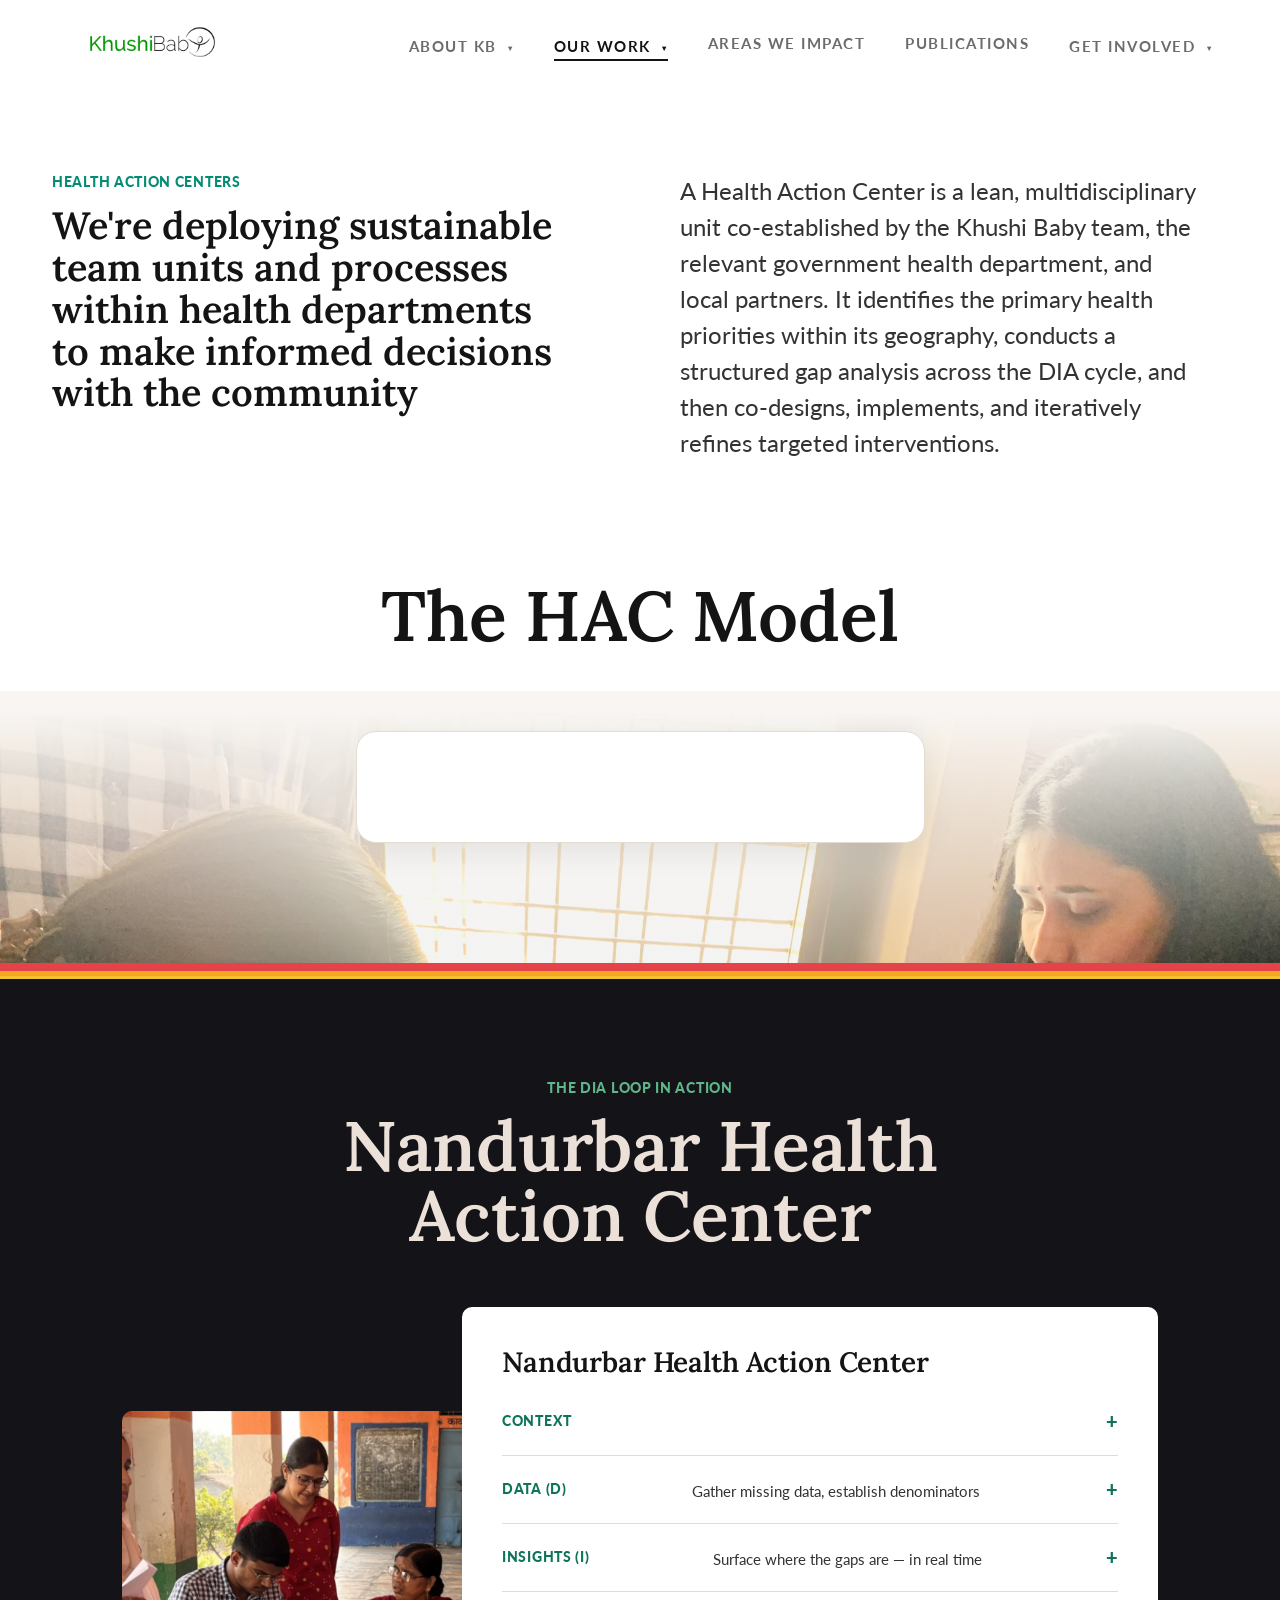
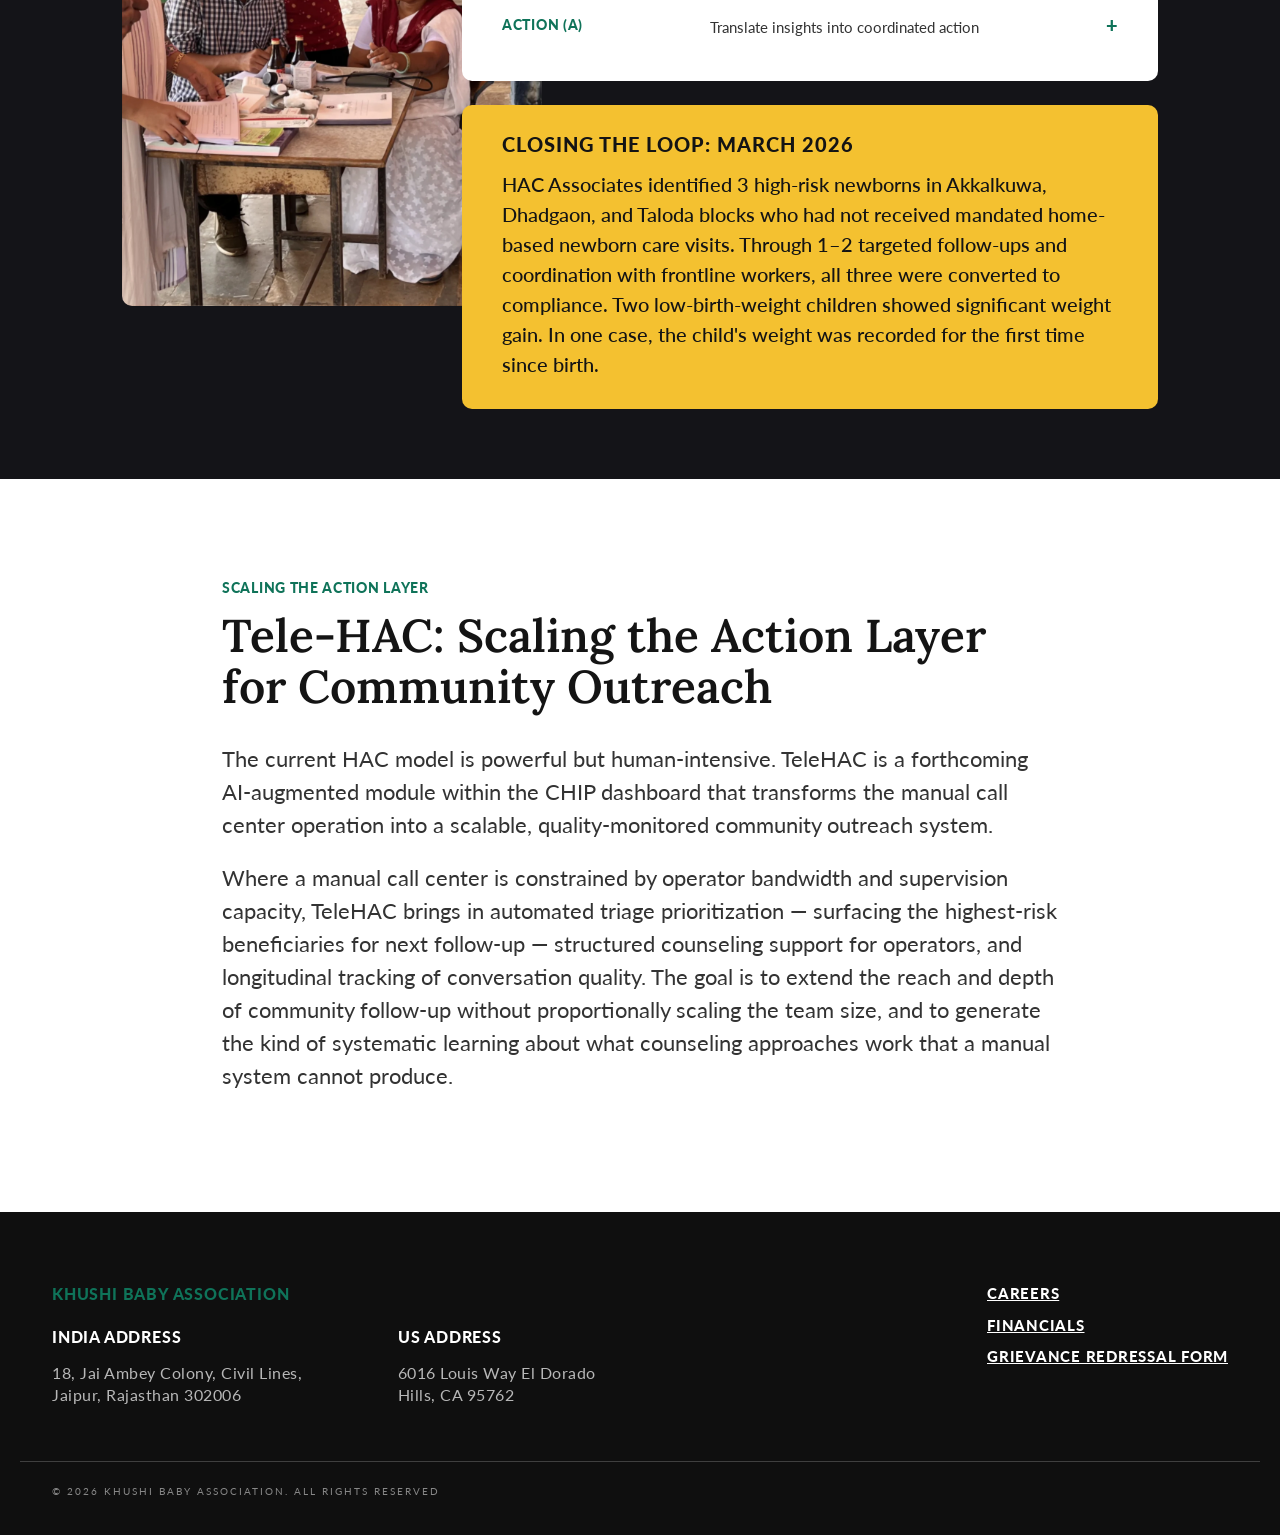
<file: health-action-centers.html>
<!DOCTYPE html>
<html lang="en">
<head>
<meta charset="UTF-8" />
<meta name="viewport" content="width=device-width, initial-scale=1.0" />
<title>Khushi Baby — Health Action Centers</title>
<link rel="preconnect" href="https://fonts.googleapis.com">
<link rel="preconnect" href="https://fonts.gstatic.com" crossorigin>
<link href="https://fonts.googleapis.com/css2?family=Lora:wght@400;500;600;700&family=Lato:wght@300;400;500;700;900&display=swap" rel="stylesheet">
<link rel="stylesheet" href="styles.css">
<style>
  body { background: #ffffff; }

  .hac-intro {
    max-width: var(--max-w);
    margin: 0 auto;
    padding: 80px 32px 60px;
    display: grid;
    grid-template-columns: 1fr 1fr;
    gap: 80px;
    align-items: start;
  }
  .hac-intro .left .eyebrow {
    color: #038C73;
    font-family: 'Lato', sans-serif;
    font-weight: 900;
    font-size: 14px;
    line-height: 1.3;
    letter-spacing: 0.05em;
    text-transform: uppercase;
  }
  .hac-intro h1 {
    font-family: 'Lora', serif;
    font-weight: 600;
    font-size: 38px;
    line-height: 1.1;
    letter-spacing: 0;
    margin: 0;
    max-width: 500px;
  }
  .hac-intro p {
    font-family: 'Lato', sans-serif;
    font-weight: 400;
    font-size: 24px;
    color: var(--text-body);
    line-height: 1.5;
    letter-spacing: 0;
    max-width: 520px;
    margin: 0;
  }

  .hac-model-title { text-align: center; padding: 60px 0 40px; }
  .hac-model-title h2 {
    font-family: 'Lora', serif;
    font-weight: 600;
    font-size: 70px;
    line-height: 1;
    letter-spacing: 0;
  }

  .flow-wrap { position: relative; padding: 40px 0 120px; overflow: hidden; }
  .flow-bg {
    position: absolute;
    top: 0; left: 0; right: 0; bottom: 0;
    z-index: 0;
  }
  .flow-bg img {
    width: 100%;
    height: 100%;
    object-fit: cover;
    display: block;
  }
  .flow-card {
    position: relative;
    z-index: 2;
    max-width: 569px;
    margin: 0 auto;
    background: #fff;
    border: 1px solid var(--border);
    padding: 50px 40px 60px;
    border-radius: 20px;
    box-shadow: 0 8px 32px rgba(0,0,0,0.08);
  }
  .flow-step {
    padding: 20px 24px;
    border: 1px solid #00000033;
    border-radius: 15px;
    text-align: center;
    margin: 0 auto;
    max-width: 380px;
    position: relative;
    z-index: 2;
    font-family: 'Lato', sans-serif;
    font-size: 17px;
    font-weight: 900;
    letter-spacing: 0.05em;
    text-transform: uppercase;
    color: var(--text-dark);
    line-height: 1.4;
    background: #fff;
  }
  .flow-arrow {
    height: 30px;
    width: 2px;
    background: #00000033;
    margin: 0 auto;
    position: relative;
  }
  .flow-arrow::after {
    content: '';
    position: absolute;
    bottom: -4px;
    left: -4px;
    width: 0; height: 0;
    border-left: 5px solid transparent;
    border-right: 5px solid transparent;
    border-top: 6px solid #00000033;
  }
  .flow-branches {
    display: grid;
    grid-template-columns: 1fr 1fr 1fr;
    gap: 16px;
    margin: 0 auto;
    max-width: 470px;
    padding: 20px 24px;
    border: 1px solid #00000033;
    border-radius: 15px;
    position: relative;
    margin-top: -25px;
    padding-top: 40px;
  }
  .flow-branches .branch {
    text-align: left;
  }
  .flow-branches .branch h5 {
    font-family: 'Lato', sans-serif;
    font-size: 14px;
    color: var(--text-dark);
    font-weight: 900;
    margin: 0 0 8px;
    letter-spacing: 0;
    text-transform: capitalize;
    line-height: 1.4;
  }
  .flow-branches .branch p {
    font-family: 'Lato', sans-serif;
    font-size: 13px;
    font-weight: 400;
    margin: 0;
    color: var(--text-body);
    line-height: 1.5;
    letter-spacing: 0;
    text-transform: capitalize;
  }

  .nandurbar { background: #141418; color: #fff; padding: 100px 0 70px; }
  .nandurbar .title-wrap { text-align: center; margin-bottom: 56px; padding: 0 32px; }
  .nandurbar .eyebrow {
    color: #60B58B;
    font-family: 'Lato', sans-serif;
    font-weight: 900;
    font-size: 14px;
    line-height: 1.3;
    letter-spacing: 0.05em;
    text-transform: uppercase;
  }
  .nandurbar h2 {
    font-family: 'Lora', serif;
    font-weight: 600;
    font-size: 70px;
    line-height: 1;
    letter-spacing: 0;
    color: #ECE1D8;
    max-width: 720px;
    margin: 0 auto;
  }

  .nandurbar-grid {
    max-width: 1100px;
    margin: 0 auto;
    padding: 0 32px;
    display: grid;
    grid-template-columns: 420px 1fr;
    gap: 0;
    align-items: center;
  }
  .nandurbar-grid img.photo { width: 100%; border-radius: 10px; }
  .nandurbar-card {
    background: #fff;
    border-radius: 10px;
    padding: 40px;
    color: var(--text-dark);
    margin-left: -80px;
    position: relative;
    z-index: 2;
  }
  .nandurbar-card h3 {
    font-family: 'Lora', serif;
    font-weight: 600;
    font-size: 28px;
    line-height: 1.1;
    margin-bottom: 28px;
    color: var(--text-dark);
  }
  .n-row { border-bottom: 1px solid var(--border); padding: 18px 0; }
  .n-row:first-child { padding-top: 0; }
  .n-row:last-child { border-bottom: none; padding-bottom: 0; }
  .n-row .eyebrow {
    font-family: 'Lato', sans-serif;
    font-size: 14px;
    letter-spacing: 0.05em;
    text-transform: uppercase;
    font-weight: 900;
    color: var(--green);
    margin-bottom: 0;
    display: block;
  }
  .n-row .n-head { display: flex; justify-content: space-between; align-items: center; cursor: pointer; }
  .n-row .n-head::after { content: '+'; color: var(--green); font-size: 20px; font-weight: 900; }
  .n-row.expanded .n-head::after { content: '–'; }
  .n-row .open-body {
    margin: 12px 0 0;
    font-family: 'Lato', sans-serif;
    font-size: 16px;
    font-weight: 400;
    color: var(--text-body);
    line-height: 1.6;
  }
  .n-row:not(.expanded) .open-body { display: none; }

  .closing-loop {
    background: var(--yellow);
    margin: 24px 0 0;
    margin-left: -80px;
    padding: 30px 40px;
    border-radius: 10px;
    position: relative;
    z-index: 2;
  }
  .closing-loop .eyebrow {
    color: var(--text-dark);
    font-family: 'Lato', sans-serif;
    font-weight: 900;
    font-size: 20px;
    line-height: 0.9;
    letter-spacing: 0.05em;
    text-transform: uppercase;
    margin-bottom: 16px;
    display: block;
  }
  .closing-loop p {
    font-family: 'Lato', sans-serif;
    font-size: 20px;
    font-weight: 500;
    color: var(--text-dark);
    line-height: 1.5;
    letter-spacing: 0;
    margin: 0;
  }

  .tele-hac { padding: 100px 32px; max-width: 900px; margin: 0 auto; }
  .tele-hac .eyebrow {
    color: var(--green);
    font-family: 'Lato', sans-serif;
    font-weight: 900;
    font-size: 14px;
    line-height: 1.3;
    letter-spacing: 0.05em;
    text-transform: uppercase;
  }
  .tele-hac h2 {
    font-family: 'Lora', serif;
    font-weight: 600;
    font-size: 46px;
    line-height: 1.1;
    letter-spacing: 0;
    margin-bottom: 30px;
  }
  .tele-hac p {
    font-family: 'Lato', sans-serif;
    font-weight: 400;
    font-size: 22px;
    color: var(--text-body);
    line-height: 1.5;
    letter-spacing: 0;
    margin-bottom: 20px;
  }

  @media (max-width: 900px) {
    .hac-intro, .nandurbar-grid { grid-template-columns: 1fr; gap: 32px; }
    .hac-model-title h2 { font-size: 32px; }
    .nandurbar h2 { font-size: 32px; }
    .closing-loop { margin: -48px auto 40px; }
  }
</style>
</head>
<body>

<header class="nav">
  <div class="nav-inner">
    <a href="index.html" class="nav-logo"><img src="KB-logo.svg" alt="Khushi Baby"></a>
    <nav class="nav-links">
      <div class="nav-item">
        <a href="https://www.khushibaby.org/homepages/about-html" target="_blank">ABOUT KB <span class="caret">▾</span></a>
        <div class="nav-dropdown">
          <a href="https://www.khushibaby.org/homepages/about-html" target="_blank">Overview</a>
          <a href="https://www.khushibaby.org/homepages/our-values" target="_blank">Our Values</a>
          <a href="https://www.khushibaby.org/homepages/our-story" target="_blank">Our Story</a>
          <a href="https://www.khushibaby.org/homepages/team-1-html" target="_blank">Our Team</a>
          <a href="https://www.khushibaby.org/homepages/recognition-awards" target="_blank">Recognition &amp; Awards</a>
          <a href="https://www.khushibaby.org/homepages/finance-and-reports" target="_blank">Reports &amp; Financials</a>
        </div>
      </div>
      <div class="nav-item">
        <a href="index.html" class="active">OUR WORK <span class="caret">▾</span></a>
        <div class="nav-dropdown">
          <a href="index.html">Overview</a>
          <a href="operating-system.html">Operating System</a>
          <a href="chip.html">CHIP Platform</a>
          <a href="health-action-centers.html" class="active">Health Action Centers</a>
        </div>
      </div>
      <a href="https://www.khushibaby.org/pages/overview" target="_blank">AREAS WE IMPACT</a>
      <a href="https://www.khushibaby.org/cause/publications" target="_blank">PUBLICATIONS</a>
      <div class="nav-item">
        <a href="https://www.khushibaby.org/ui-elements/career-html" target="_blank">GET INVOLVED <span class="caret">▾</span></a>
        <div class="nav-dropdown">
          <a href="https://www.khushibaby.org/ui-elements/career-html" target="_blank">Careers</a>
          <a href="https://www.khushibaby.org/ui-elements/fellowship" target="_blank">Fellowship</a>
          <a href="https://www.khushibaby.org/blog/events" target="_blank">Events</a>
          <a href="https://www.khushibaby.org/ui-elements/donate-page" target="_blank">Donate</a>
        </div>
      </div>
    </nav>
  </div>
</header>

<section class="hac-intro">
  <div class="left">
    <span class="eyebrow">HEALTH ACTION CENTERS</span>
    <h1>We're deploying sustainable team units and processes within health departments to make informed decisions with the community</h1>
  </div>
  <div class="right">
    <p>A Health Action Center is a lean, multidisciplinary unit co-established by the Khushi Baby team, the relevant government health department, and local partners. It identifies the primary health priorities within its geography, conducts a structured gap analysis across the DIA cycle, and then co-designs, implements, and iteratively refines targeted interventions.</p>
  </div>
</section>

<div class="hac-model-title">
  <h2>The HAC Model</h2>
</div>

<div class="flow-wrap">
  <div class="flow-bg">
    <img src="frame-4/OPERATINGMODEL/img-6.svg" alt="Health workers background">
  </div>
  <div class="flow-card" id="flow-card"></div>
</div>

<div style="width:100%;">
  <div style="height:8px; background:var(--stripe-red);"></div>
  <div style="height:5px; background:#F5A623;"></div>
  <div style="height:3px; background:var(--stripe-yellow);"></div>
</div>

<section class="nandurbar">
  <div class="title-wrap">
    <span class="eyebrow">THE DIA LOOP IN ACTION</span>
    <h2 data-bind="nandurbar.title"></h2>
  </div>

  <div class="nandurbar-grid">
    <div>
      <img src="frame-4/HEALTHAREAS/img-3.webp" alt="Nandurbar team at work" class="photo">
    </div>
    <div>
      <div class="nandurbar-card">
        <h3>Nandurbar Health Action Center</h3>
        <div data-repeat="nandurbar.panels">
          <div class="n-row" data-template>
            <div class="n-head">
              <span class="eyebrow" data-bind="eyebrow"></span>
              <span class="n-sub" data-bind="sub" style="display:block; font-family:'Lato',sans-serif; font-size:15px; font-weight:400; color:var(--text-body); margin-top:4px; text-transform:none; letter-spacing:0;"></span>
            </div>
            <p class="open-body" data-bind="body"></p>
          </div>
        </div>
      </div>
      <div class="closing-loop">
        <span class="eyebrow" data-bind="nandurbar.closingLoop.eyebrow"></span>
        <p data-bind="nandurbar.closingLoop.body"></p>
      </div>
    </div>
  </div>

</section>

<section class="tele-hac">
  <span class="eyebrow">SCALING THE ACTION LAYER</span>
  <h2>Tele-HAC: Scaling the Action Layer for Community Outreach</h2>
  <p>The current HAC model is powerful but human-intensive. TeleHAC is a forthcoming AI-augmented module within the CHIP dashboard that transforms the manual call center operation into a scalable, quality-monitored community outreach system.</p>
  <p>Where a manual call center is constrained by operator bandwidth and supervision capacity, TeleHAC brings in automated triage prioritization — surfacing the highest-risk beneficiaries for next follow-up — structured counseling support for operators, and longitudinal tracking of conversation quality. The goal is to extend the reach and depth of community follow-up without proportionally scaling the team size, and to generate the kind of systematic learning about what counseling approaches work that a manual system cannot produce.</p>
</section>

<footer class="footer">
  <div class="footer-inner">
    <div>
      <h5 class="footer-org" data-bind="footer.org"></h5>
      <div class="f-address-row">
        <div class="f-address">
          <h5 class="footer-label">INDIA ADDRESS</h5>
          <p data-bind="footer.india"></p>
        </div>
        <div class="f-address">
          <h5 class="footer-label">US ADDRESS</h5>
          <p data-bind="footer.us"></p>
        </div>
      </div>
    </div>
    <div class="f-links" data-repeat="footer.links">
      <a data-template href="" data-bind-href="href" data-bind="label"></a>
    </div>
  </div>
  <div class="footer-bottom" data-bind="footer.copy"></div>
</footer>

<script src="render.js"></script>
<script>
/* Render the HAC flow card and expand first Nandurbar row */
document.addEventListener('DOMContentLoaded', function(){
  setTimeout(function(){
    var data = window.KB_DATA;
    if (!data) return;

    /* Flow card */
    if (Array.isArray(data.hacSteps)) {
      var root = document.getElementById('flow-card');
      if (root) {
        function step(text) {
          var d = document.createElement('div');
          d.className = 'flow-step';
          d.textContent = text;
          return d;
        }
        function arrow() {
          var a = document.createElement('div');
          a.className = 'flow-arrow';
          return a;
        }
        function branches() {
          var b = document.createElement('div');
          b.className = 'flow-branches';
          var items = [
            { h: 'Data',     p: 'CHIP app, dashboard and WhatsApp group set up. System of data collection established with the frontline cadre to fill gaps the routine MIS can\'t see.' },
            { h: 'Insights', p: 'Analysing triage lists, hotspot maps, blindspots, overlaps, data quality etc. to address the identified gaps.' },
            { h: 'Action',   p: 'Implementing health services, trainings, screening camps, resource reallocations, call center modules, public health mandates and innovations.' }
          ];
          items.forEach(function(it){
            var wrap = document.createElement('div');
            wrap.className = 'branch';
            var h = document.createElement('h5'); h.textContent = it.h; wrap.appendChild(h);
            var p = document.createElement('p'); p.textContent = it.p; wrap.appendChild(p);
            b.appendChild(wrap);
          });
          return b;
        }

        var steps = data.hacSteps;
        for (var i = 0; i < 3 && i < steps.length; i++) {
          root.appendChild(step(steps[i]));
          root.appendChild(arrow());
        }
        root.appendChild(step(steps[3]));
        /* no arrow here — branches connects via its own line */
        root.appendChild(branches());
        root.appendChild(arrow());
        for (var j = 4; j < steps.length; j++) {
          root.appendChild(step(steps[j]));
          if (j < steps.length - 1) root.appendChild(arrow());
        }
      }
    }

    /* Expand first Nandurbar row; wire click toggles */
    var nrows = document.querySelectorAll('.n-row');
    if (nrows.length) {
      nrows[0].classList.add('expanded');
      nrows.forEach(function(r){
        var head = r.querySelector('.n-head');
        if (head) head.addEventListener('click', function(){ r.classList.toggle('expanded'); });
      });
    }
  }, 150);
});
</script>
</body>
</html>
</file>
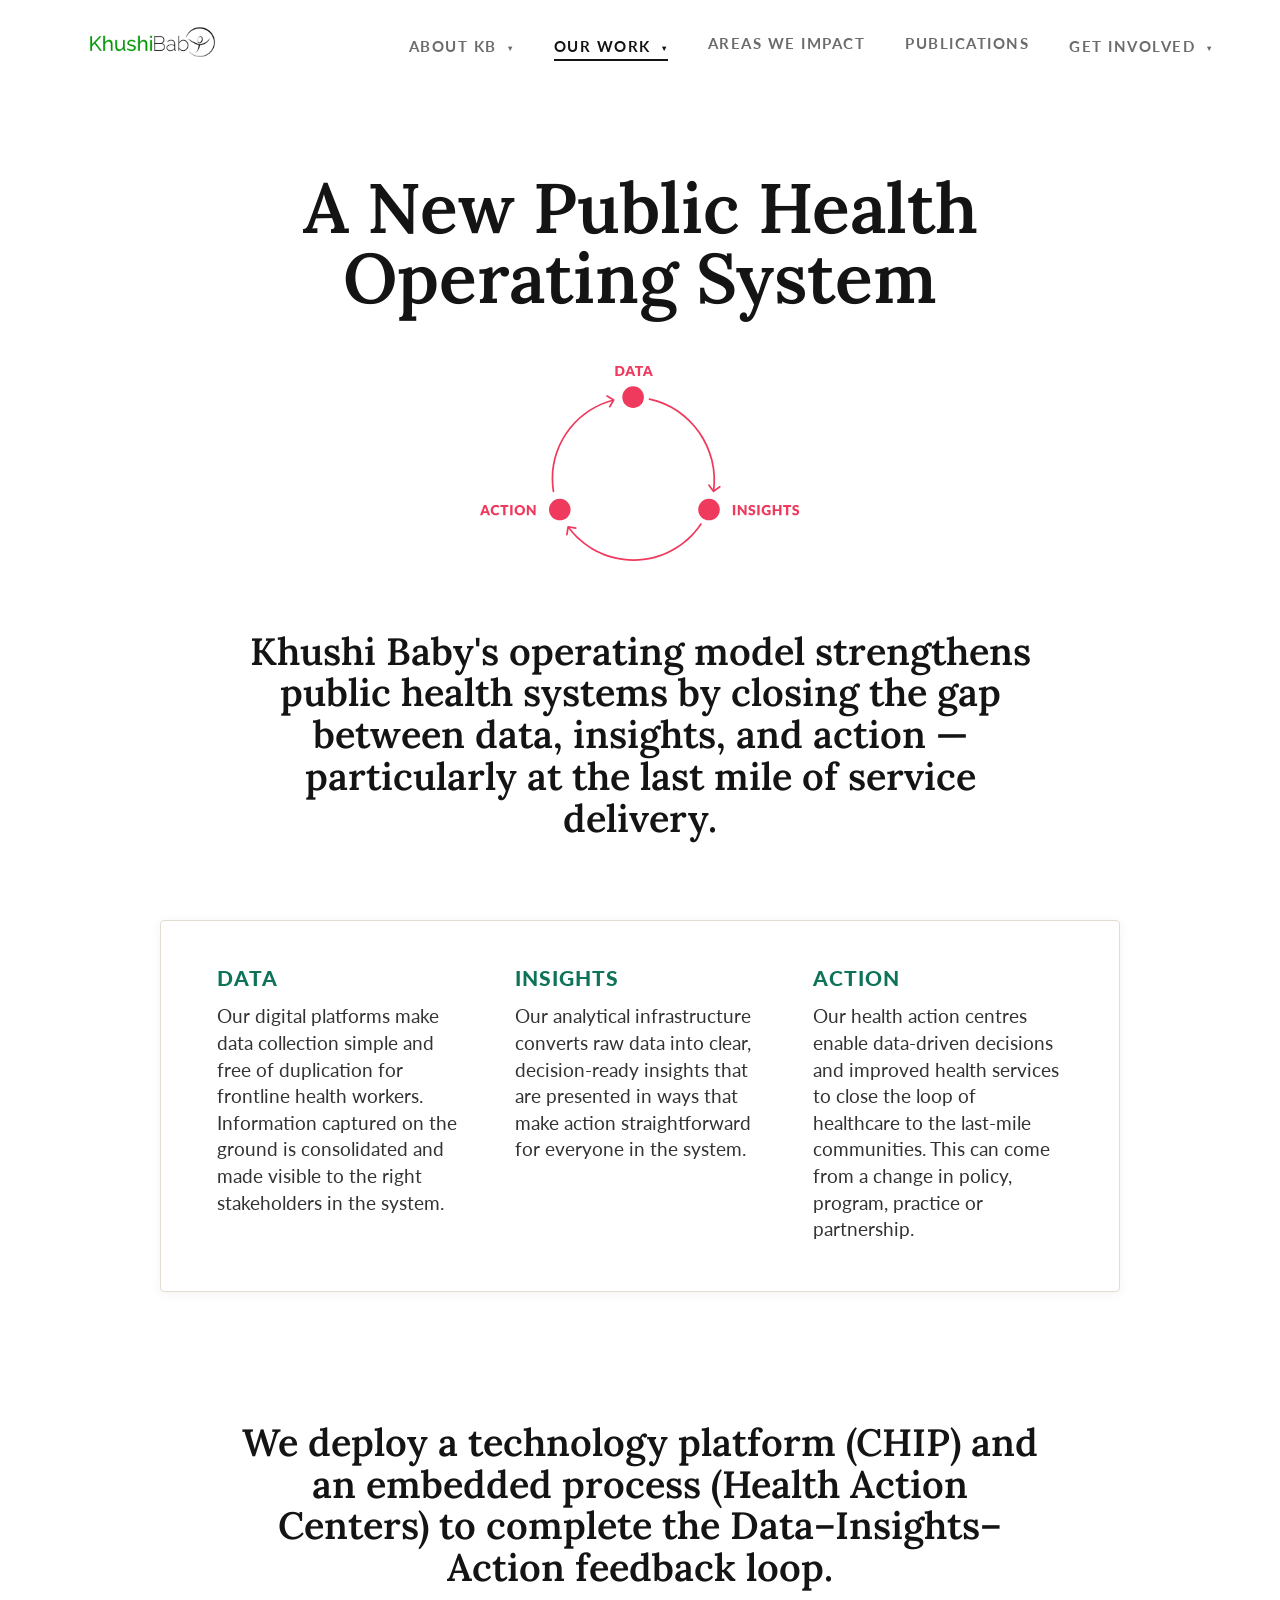
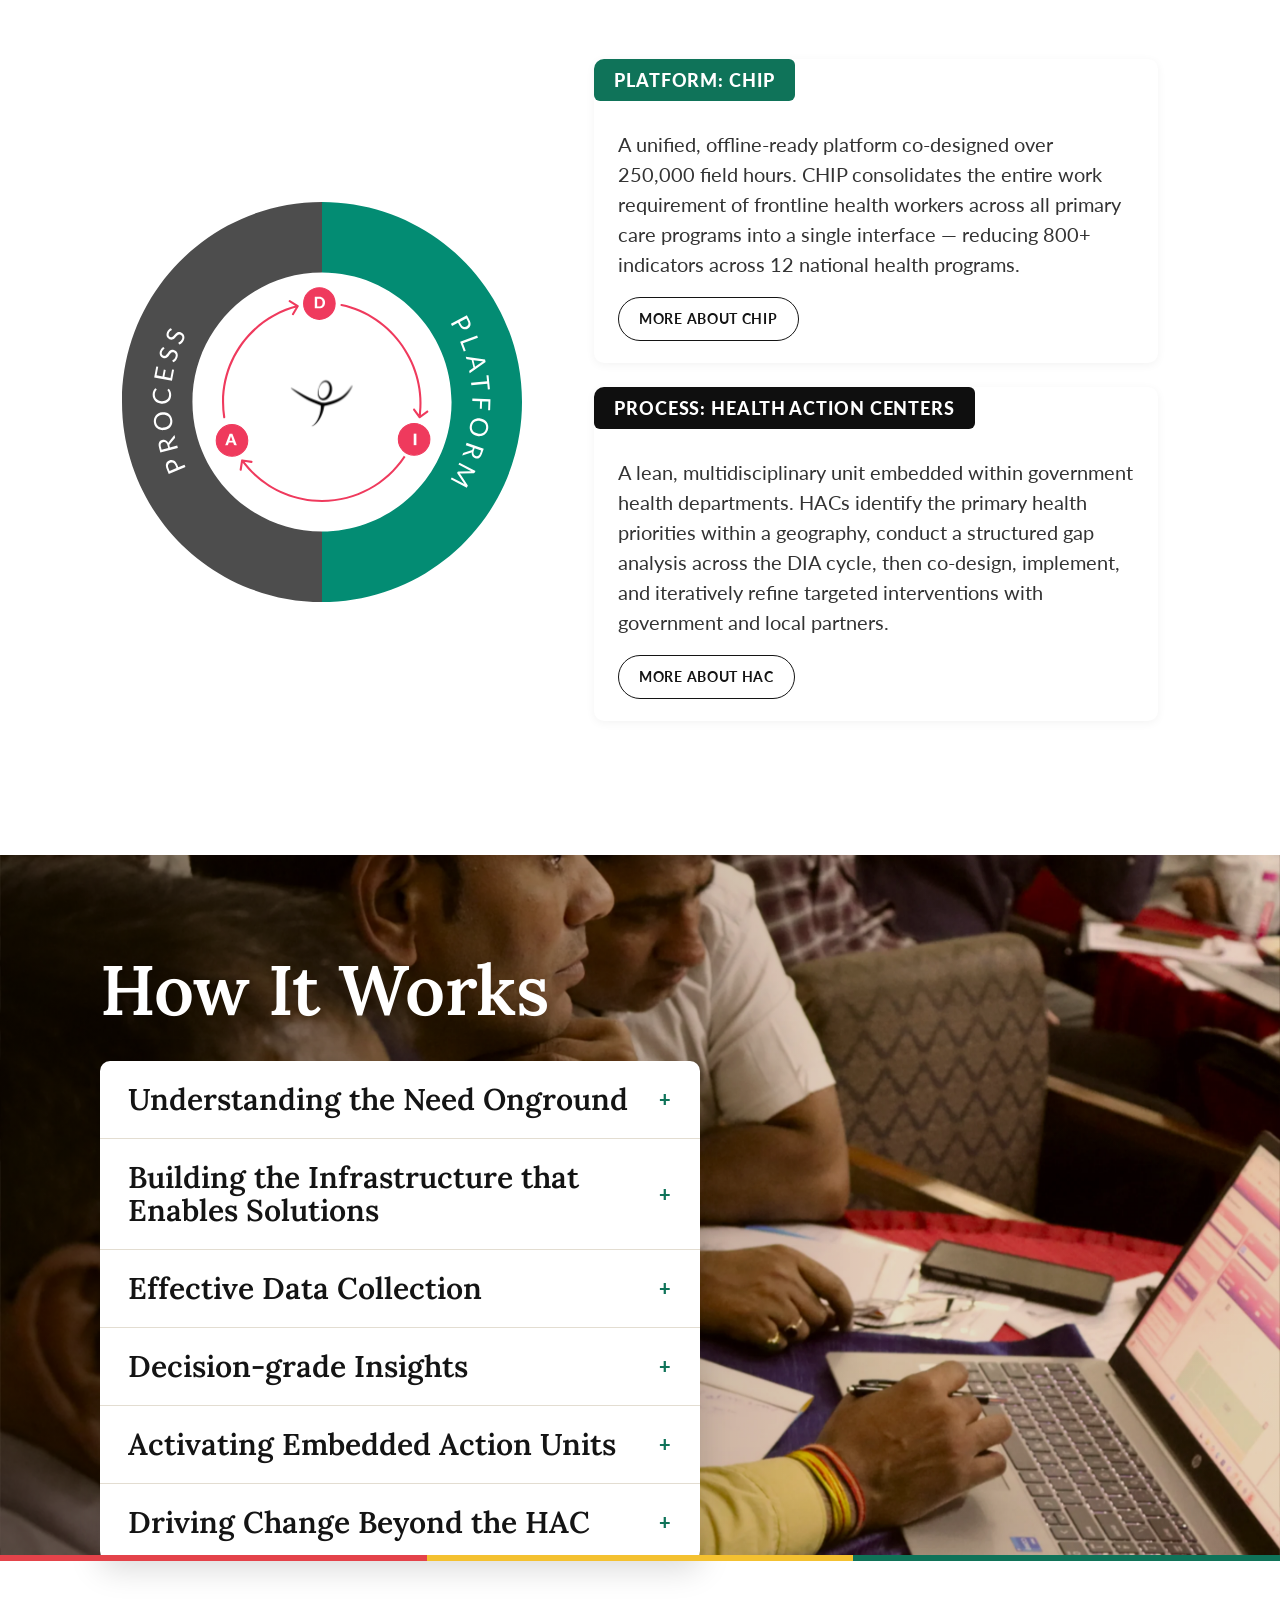
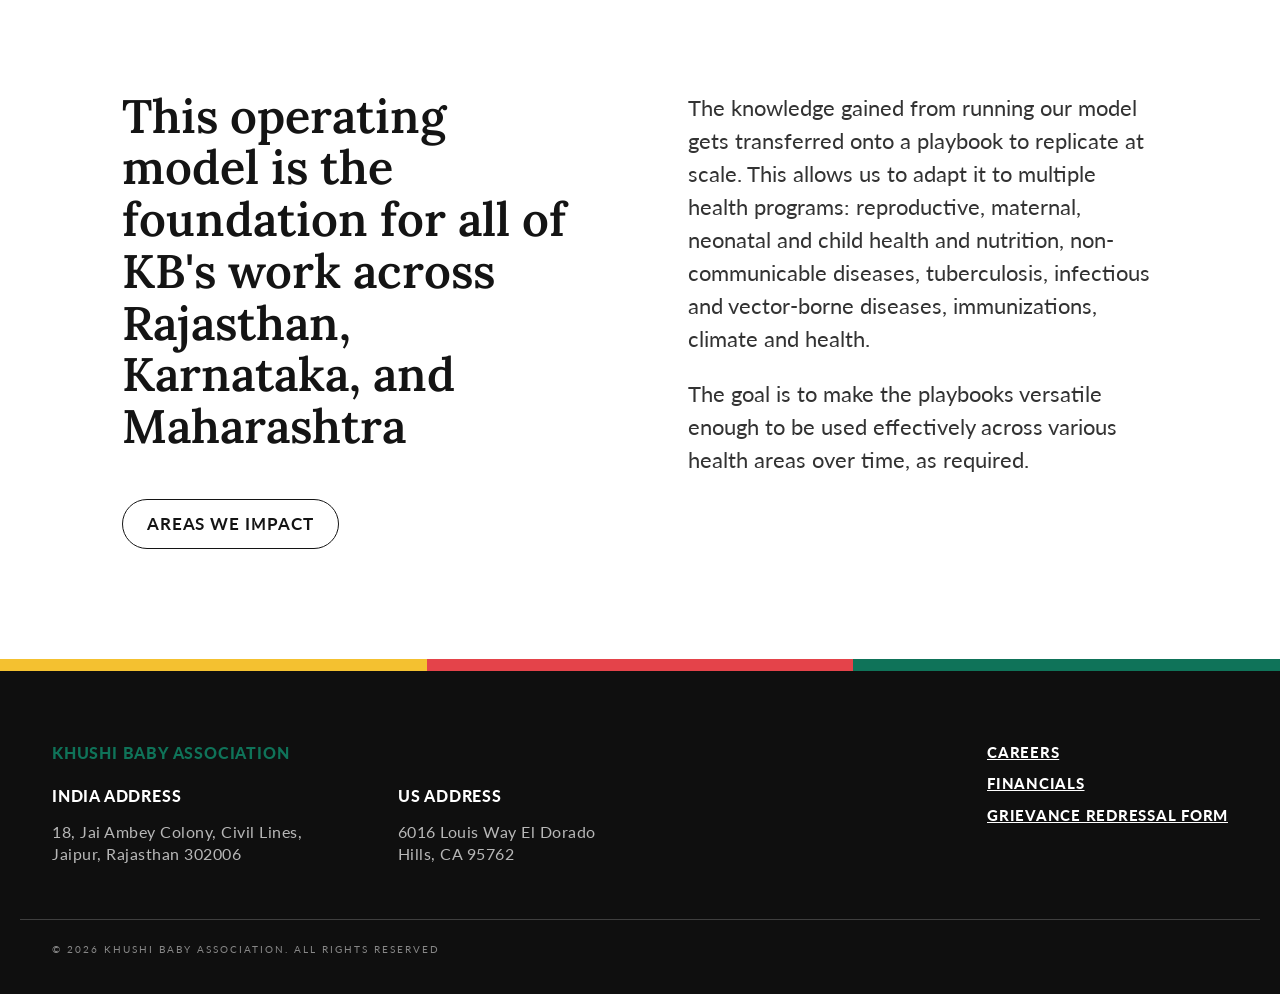
<file: operating-system.html>
<!DOCTYPE html>
<html lang="en">
<head>
<meta charset="UTF-8" />
<meta name="viewport" content="width=device-width, initial-scale=1.0" />
<title>Khushi Baby — Operating System</title>
<link rel="preconnect" href="https://fonts.googleapis.com">
<link rel="preconnect" href="https://fonts.gstatic.com" crossorigin>
<link href="https://fonts.googleapis.com/css2?family=Lora:wght@400;500;600;700&family=Lato:wght@300;400;700;900&display=swap" rel="stylesheet">
<link rel="stylesheet" href="styles.css">
<style>
  body { background: #ffffff; }

  .os-hero { padding: 80px 24px 30px; text-align: center; }
  .os-hero h1 { font-family: 'Lora', serif; font-size: 70px; line-height: 1; max-width: 800px; margin: 0 auto; font-weight: 600; letter-spacing: 0; }

  .dia-cycle { max-width: 320px; margin: 50px auto 40px; display: block; }

  .os-intro {
    max-width: 860px;
    margin: 0 auto 80px;
    text-align: center;
    font-family: 'Lora', serif;
    font-size: 38px;
    line-height: 1.1;
    color: var(--text-dark);
    font-weight: 600;
    padding: 0 32px;
  }

  .dia-card {
    max-width: 960px;
    margin: 0 auto 130px;
    background: #fff;
    border-radius: 4px;
    padding: 48px 56px;
    display: grid;
    grid-template-columns: repeat(3, 1fr);
    gap: 48px;
    box-shadow: 0 2px 12px rgba(0,0,0,0.05);
    border: 1px solid var(--border);
  }
  .dia-card h4 {
    font-family: 'Lato', sans-serif;
    font-size: 21px;
    font-weight: 900;
    color: var(--green);
    letter-spacing: 0.05em;
    margin-bottom: 16px;
    text-transform: uppercase;
    line-height: 0.9;
  }
  .dia-card p { font-family: 'Lato', sans-serif; font-size: 19px; color: var(--text-body); line-height: 1.4; margin: 0; }

  .deploy-intro {
    max-width: 860px;
    margin: 0 auto 70px;
    text-align: center;
    font-family: 'Lora', serif;
    font-size: 38px;
    line-height: 1.1;
    color: var(--text-dark);
    padding: 0 32px;
    font-weight: 600;
    letter-spacing: 0;
  }

  .deploy-grid {
    max-width: 1100px;
    margin: 0 auto 110px;
    padding: 0 32px;
    display: grid;
    grid-template-columns: 400px 1fr;
    gap: 72px;
    align-items: center;
  }

  .tab {
    background: #fff;
    border-radius: 10px;
    margin-bottom: 24px;
    overflow: hidden;
    box-shadow: 0 2px 10px rgba(0,0,0,0.05);
    border: none;
  }
  .tab .label {
    background: var(--green);
    color: #fff;
    font-family: 'Lato', sans-serif;
    font-size: 18px;
    letter-spacing: 0.05em;
    text-transform: uppercase;
    font-weight: 900;
    padding: 13px 20px;
    display: inline-block;
    line-height: 0.9;
    border-radius: 6px;
  }
  .tab-black .label { background: var(--black); }
  .tab .body { padding: 20px 24px 22px; }
  .tab p { font-family: 'Lato', sans-serif; font-size: 20px; color: var(--text-body); line-height: 1.5; margin: 8px 0 18px; font-weight: 400; }
  .tab a.btn { font-family: 'Lato', sans-serif; font-size: 14px; font-weight: 700; letter-spacing: 0.05em; padding: 10px 20px; }

  .howit-wrap {
    position: relative;
    background: url('frame-2/Rectangle 122.webp') center/cover no-repeat;
    padding: 100px 0 0;
    margin-bottom: 200px;
  }
  .howit-wrap::before {
    content: '';
    position: absolute; inset: 0;
    background: linear-gradient(to right, rgba(0,0,0,0.55) 0%, rgba(0,0,0,0.1) 70%);
  }
  .howit-inner {
    position: relative;
    max-width: var(--max-w);
    margin: 0 auto;
    padding: 0 32px 0 80px;
    display: block;
  }
  .howit-card {
    max-width: 600px;
    margin-bottom: -180px;
  }
  .howit-wrap h2 { font-family: 'Lora', serif; color: #fff; font-size: 70px; font-weight: 600; margin-bottom: 36px; line-height: 1; letter-spacing: 0; }
  .howit-card { background: #fff; border-radius: 10px; overflow: hidden; box-shadow: 0 8px 32px rgba(0,0,0,0.15); }
  .howit-row {
    padding: 22px 28px;
    border-bottom: 1px solid var(--border);
  }
  .howit-row:last-child { border-bottom: none; }
  .howit-row .eyebrow {
    margin-bottom: 0;
    color: var(--text-dark);
    font-family: 'Lora', serif;
    font-size: 30px;
    font-weight: 600;
    line-height: 1.1;
    letter-spacing: 0;
    text-transform: none;
    display: flex;
    justify-content: space-between;
    align-items: center;
  }
  .howit-row .eyebrow::after {
    content: '+';
    font-family: 'Lato', sans-serif;
    font-weight: 900;
    font-size: 20px;
    letter-spacing: 0.05em;
    color: var(--green);
  }
  .howit-row p, .howit-row .sub-list { display: none; }
  .howit-row.open p, .howit-row.open .sub-list { display: block; }
  .howit-row.open { padding-bottom: 26px; background: var(--bg-light); }
  .howit-row.open .eyebrow {
    color: var(--green);
    font-family: 'Lato', sans-serif;
    font-size: 19px;
    font-weight: 700;
    letter-spacing: 0.05em;
    text-transform: uppercase;
    line-height: 1.4;
    margin-bottom: 12px;
  }
  .howit-row.open .eyebrow::after { content: '–'; }
  .howit-row.open p {
    font-family: 'Lato', sans-serif;
    font-size: 20px;
    font-weight: 500;
    color: var(--text-body);
    line-height: 1.5;
    margin: 0 0 14px;
  }
  .howit-row.open .sub-list {
    margin: 14px 0 0;
    padding: 0;
    list-style: none;
    border-top: 1px solid var(--border);
  }
  .howit-row.open .sub-list li {
    padding: 14px 0;
    border-bottom: 1px solid var(--border);
    font-family: 'Lato', sans-serif;
    font-size: 19px;
    letter-spacing: 0.05em;
    text-transform: uppercase;
    font-weight: 700;
    color: var(--green);
    display: flex;
    justify-content: space-between;
    align-items: center;
  }
  .howit-row.open .sub-list li:last-child { border-bottom: none; }
  .howit-row.open .sub-list li { display: grid; grid-template-columns: 1fr auto; grid-template-rows: auto; align-items: center; cursor: pointer; }
  .howit-row.open .sub-list li::after { content: '+'; font-family: 'Lato', sans-serif; font-weight: 900; font-size: 20px; letter-spacing: 0.05em; color: var(--green); grid-row: 1; grid-column: 2; }
  .howit-row.open .sub-list li.sub-open::after { content: '–'; }
  .howit-row.open .sub-list li .sub-label {
    display: block;
    grid-column: 1;
    font-size: 15px;
    font-weight: 400;
    color: var(--text-body);
    text-transform: none;
    letter-spacing: 0;
    margin-top: 2px;
  }
  .howit-row.open .sub-list li .sub-body {
    display: none;
    grid-column: 1 / -1;
    font-size: 17px;
    font-weight: 400;
    color: var(--text-body);
    text-transform: none;
    letter-spacing: 0;
    line-height: 1.5;
    margin-top: 10px;
  }
  .howit-row.open .sub-list li.sub-open .sub-body { display: block; }

  .foundation { padding: 110px 0; }
  .foundation-inner {
    max-width: 1100px;
    margin: 0 auto;
    padding: 0 32px;
    display: grid;
    grid-template-columns: 1fr 1fr;
    gap: 96px;
  }
  .foundation h2 { font-family: 'Lora', serif; font-size: 47px; font-weight: 600; line-height: 1.1; letter-spacing: 0; margin-bottom: 26px; max-width: 580px; }
  .foundation p { font-family: 'Lato', sans-serif; font-size: 22px; font-weight: 400; color: var(--text-body); line-height: 1.5; }
  .foundation .btn { font-family: 'Lato', sans-serif; font-size: 17px; font-weight: 700; letter-spacing: 0.05em; }

  @media (max-width: 900px) {
    .dia-card, .deploy-grid, .howit-inner, .foundation-inner { grid-template-columns: 1fr; gap: 40px; }
    .os-hero h1 { font-size: 40px; }
    .deploy-intro { font-size: 22px; }
    .howit-wrap h2 { font-size: 36px; }
  }
</style>
</head>
<body>

<header class="nav">
  <div class="nav-inner">
    <a href="index.html" class="nav-logo"><img src="KB-logo.svg" alt="Khushi Baby"></a>
    <nav class="nav-links">
      <div class="nav-item">
        <a href="https://www.khushibaby.org/homepages/about-html" target="_blank">ABOUT KB <span class="caret">▾</span></a>
        <div class="nav-dropdown">
          <a href="https://www.khushibaby.org/homepages/about-html" target="_blank">Overview</a>
          <a href="https://www.khushibaby.org/homepages/our-values" target="_blank">Our Values</a>
          <a href="https://www.khushibaby.org/homepages/our-story" target="_blank">Our Story</a>
          <a href="https://www.khushibaby.org/homepages/team-1-html" target="_blank">Our Team</a>
          <a href="https://www.khushibaby.org/homepages/recognition-awards" target="_blank">Recognition &amp; Awards</a>
          <a href="https://www.khushibaby.org/homepages/finance-and-reports" target="_blank">Reports &amp; Financials</a>
        </div>
      </div>
      <div class="nav-item">
        <a href="index.html" class="active">OUR WORK <span class="caret">▾</span></a>
        <div class="nav-dropdown">
          <a href="index.html">Overview</a>
          <a href="operating-system.html" class="active">Operating System</a>
          <a href="chip.html">CHIP Platform</a>
          <a href="health-action-centers.html">Health Action Centers</a>
        </div>
      </div>
      <a href="https://www.khushibaby.org/pages/overview" target="_blank">AREAS WE IMPACT</a>
      <a href="https://www.khushibaby.org/cause/publications" target="_blank">PUBLICATIONS</a>
      <div class="nav-item">
        <a href="https://www.khushibaby.org/ui-elements/career-html" target="_blank">GET INVOLVED <span class="caret">▾</span></a>
        <div class="nav-dropdown">
          <a href="https://www.khushibaby.org/ui-elements/career-html" target="_blank">Careers</a>
          <a href="https://www.khushibaby.org/ui-elements/fellowship" target="_blank">Fellowship</a>
          <a href="https://www.khushibaby.org/blog/events" target="_blank">Events</a>
          <a href="https://www.khushibaby.org/ui-elements/donate-page" target="_blank">Donate</a>
        </div>
      </div>
    </nav>
  </div>
</header>

<section class="os-hero">
  <h1>A New Public Health<br/>Operating System</h1>
  <img src="frame-2/Group 194.svg" alt="DIA cycle" class="dia-cycle">
</section>
<p class="os-intro">Khushi Baby's operating model strengthens public health systems by closing the gap between data, insights, and action — particularly at the last mile of service delivery.</p>

<div class="dia-card" data-repeat="dia">
  <div data-template>
    <h4 data-bind="title"></h4>
    <p data-bind="body"></p>
  </div>
</div>

<p class="deploy-intro">We deploy a technology platform (CHIP) and an embedded process (Health Action Centers) to complete the Data–Insights–Action feedback loop.</p>

<div class="deploy-grid">
  <div>
    <img src="frame-2/Group 190.svg" alt="Process Platform diagram" style="width:100%;height:auto;">
  </div>
  <div>
    <div class="tab">
      <span class="label">PLATFORM: CHIP</span>
      <div class="body">
        <p>A unified, offline-ready platform co-designed over 250,000 field hours. CHIP consolidates the entire work requirement of frontline health workers across all primary care programs into a single interface — reducing 800+ indicators across 12 national health programs.</p>

        <a href="chip.html" class="btn">MORE ABOUT CHIP</a>
      </div>
    </div>
    <div class="tab tab-black">
      <span class="label">PROCESS: HEALTH ACTION CENTERS</span>
      <div class="body">
        <p>A lean, multidisciplinary unit embedded within government health departments. HACs identify the primary health priorities within a geography, conduct a structured gap analysis across the DIA cycle, then co-design, implement, and iteratively refine targeted interventions with government and local partners.</p>
        <a href="health-action-centers.html" class="btn">MORE ABOUT HAC</a>
      </div>
    </div>
  </div>
</div>

<section class="howit-wrap">
  <div class="brand-stripe thin" style="position:absolute; bottom:0; left:0; right:0; z-index:2;">
    <span class="s-red"></span><span class="s-yellow"></span><span class="s-green"></span>
  </div>
  <div class="howit-inner">
    <div>
      <h2>How It Works</h2>
      <div class="howit-card" data-repeat="howItWorks">
        <div class="howit-row" data-template>
          <div class="eyebrow" data-bind="eyebrow"></div>
        </div>
      </div>
    </div>
  </div>
</section>

<section class="foundation">
  <div class="foundation-inner">
    <div>
      <h2>This operating model is the foundation for all of KB's work across Rajasthan, Karnataka, and Maharashtra</h2>
      <a href="#" class="btn" style="margin-top:20px;">AREAS WE IMPACT</a>
    </div>
    <div>
      <p>The knowledge gained from running our model gets transferred onto a playbook to replicate at scale. This allows us to adapt it to multiple health programs: reproductive, maternal, neonatal and child health and nutrition, non-communicable diseases, tuberculosis, infectious and vector-borne diseases, immunizations, climate and health.</p>
      <p style="margin-top:18px;">The goal is to make the playbooks versatile enough to be used effectively across various health areas over time, as required.</p>
    </div>
  </div>
</section>

<div class="brand-stripe">
  <span class="s-yellow"></span><span class="s-red"></span><span class="s-green"></span>
</div>

<footer class="footer">
  <div class="footer-inner">
    <div>
      <h5 class="footer-org" data-bind="footer.org"></h5>
      <div class="f-address-row">
        <div class="f-address">
          <h5 class="footer-label">INDIA ADDRESS</h5>
          <p data-bind="footer.india"></p>
        </div>
        <div class="f-address">
          <h5 class="footer-label">US ADDRESS</h5>
          <p data-bind="footer.us"></p>
        </div>
      </div>
    </div>
    <div class="f-links" data-repeat="footer.links">
      <a data-template href="" data-bind-href="href" data-bind="label"></a>
    </div>
  </div>
  <div class="footer-bottom" data-bind="footer.copy"></div>
</footer>

<script src="render.js"></script>
<script>
  document.addEventListener('DOMContentLoaded', function(){
    setTimeout(function(){
      var data = window.KB_DATA;
      if (!data || !Array.isArray(data.howItWorks)) return;
      var rows = document.querySelectorAll('.howit-row');

      rows.forEach(function(row, i){
        var itemData = data.howItWorks[i];
        if (!itemData) return;

        /* Add body paragraph */
        var p = document.createElement('p');
        p.textContent = itemData.body;
        row.appendChild(p);

        /* Add sub-items if present */
        if (Array.isArray(itemData.subItems)) {
          var ul = document.createElement('ul');
          ul.className = 'sub-list';
          itemData.subItems.forEach(function(s){
            var li = document.createElement('li');
            /* Support both string and object formats */
            var title = typeof s === 'string' ? s : s.title;
            var sub = typeof s === 'object' && s.sub ? s.sub : '';
            var body = typeof s === 'object' && s.body ? s.body : '';

            var titleSpan = document.createElement('span');
            titleSpan.textContent = title;
            li.appendChild(titleSpan);

            if (sub) {
              var subSpan = document.createElement('span');
              subSpan.className = 'sub-label';
              subSpan.textContent = sub;
              li.appendChild(subSpan);
            }

            if (body) {
              var bodyP = document.createElement('p');
              bodyP.className = 'sub-body';
              bodyP.textContent = body;
              li.appendChild(bodyP);

              li.style.cursor = 'pointer';
              li.addEventListener('click', function(){
                var wasExpanded = li.classList.contains('sub-open');
                ul.querySelectorAll('li').forEach(function(l){ l.classList.remove('sub-open'); });
                if (!wasExpanded) li.classList.add('sub-open');
              });
            }

            ul.appendChild(li);
          });
          row.appendChild(ul);
        }

        /* Click to toggle */
        var eyebrow = row.querySelector('.eyebrow');
        if (eyebrow) {
          eyebrow.style.cursor = 'pointer';
          eyebrow.addEventListener('click', function(){
            var wasOpen = row.classList.contains('open');
            rows.forEach(function(r){ r.classList.remove('open'); });
            if (!wasOpen) row.classList.add('open');
          });
        }
      });

      /* Open last item by default */
      if (rows.length) rows[rows.length - 1].classList.add('open');
    }, 150);
  });
</script>

</body>
</html>
</file>
<file: styles.css>
/* ========================================================================
   Khushi Baby — shared styles
   ======================================================================== */

:root {
  --bg-cream:       #f5efe3;
  --bg-light:       #fbf7ef;
  --bg-soft:        #efe8d9;
  --text-dark:      #141414;
  --text-body:      #333333;
  --text-muted:     #6c6c6c;
  --green:          #0f7359;
  --green-dia:      #038C73;
  --green-deep:     #0a5a45;
  --green-dark:     #083d30;
  --coral:          #ef3a5d;
  --coral-soft:     #e25573;
  --yellow:         #f4c130;
  --yellow-soft:    #f6cd4c;
  --black:          #0f0f0f;
  --stripe-red:     #e4434a;
  --stripe-yellow:  #f4c130;
  --stripe-green:   #0f7359;
  --border:         #e3ddd1;
  --card:           #ffffff;
  --max-w:          1240px;
}

* { box-sizing: border-box; }

html, body {
  margin: 0;
  padding: 0;
  background: var(--bg-cream);
  color: var(--text-body);
  font-family: 'Lato', -apple-system, BlinkMacSystemFont, 'Segoe UI', Roboto, sans-serif;
  font-size: 16px;
  line-height: 1.55;
  -webkit-font-smoothing: antialiased;
  -moz-osx-font-smoothing: grayscale;
}

img, svg { max-width: 100%; display: block; }
a { color: inherit; text-decoration: none; }

h1, h2, h3, h4 {
  font-family: 'Lora', 'Cardo', Georgia, serif;
  color: var(--text-dark);
  margin: 0;
  letter-spacing: -0.005em;
  line-height: 1.12;
  font-weight: 500;
}
h1 { font-size: 64px; }
h2 { font-size: 44px; }
h3 { font-size: 28px; }
h4 { font-size: 20px; }

p { margin: 0 0 1em 0; }

.container {
  max-width: var(--max-w);
  margin: 0 auto;
  padding: 0 32px;
}

.eyebrow {
  font-family: 'Lato', sans-serif;
  font-size: 11px;
  letter-spacing: 0.18em;
  text-transform: uppercase;
  color: var(--green);
  font-weight: 700;
  margin-bottom: 14px;
  display: block;
}

/* ---------- Nav ---------- */
.nav {
  position: relative;
  z-index: 10;
  padding: 24px 0;
  background: #ffffff;
  color: var(--text-dark);
}
.nav-inner {
  max-width: var(--max-w);
  margin: 0 auto;
  padding: 0 48px;
  display: flex;
  align-items: center;
  justify-content: space-between;
}
.nav-logo {
  font-family: 'Lora', serif;
  font-size: 22px;
  color: var(--green);
  font-weight: 500;
  letter-spacing: 0.01em;
}
.nav-logo img { display: inline-block; height: 36px; width: auto; }
.nav-links {
  display: flex;
  gap: 40px;
  align-items: center;
  font-family: 'Lato', sans-serif;
  font-size: 15px;
  letter-spacing: 0.1em;
  text-transform: uppercase;
  font-weight: 700;
}
.nav-links a {
  color: var(--text-muted);
  transition: color .2s;
  position: relative;
  padding-bottom: 6px;
}
.nav-links a:hover { color: var(--text-dark); }
.nav-links a.active {
  color: var(--text-dark);
}
.nav-links a.active::after {
  content: '';
  position: absolute;
  left: 0; right: 0; bottom: 0;
  height: 1.5px;
  background: var(--text-dark);
}

/* ---------- Nav dropdown ---------- */
.nav-item { position: relative; }
.nav-item > a .caret {
  display: inline-block;
  margin-left: 6px;
  font-size: 8px;
  transform: translateY(-1px);
}
.nav-dropdown {
  position: absolute;
  top: calc(100% + 10px);
  left: -20px;
  min-width: 240px;
  background: #fff;
  border: 1px solid var(--border);
  border-radius: 4px;
  padding: 10px 0;
  box-shadow: 0 12px 32px rgba(0,0,0,0.1);
  opacity: 0;
  visibility: hidden;
  transform: translateY(6px);
  transition: opacity .18s ease, transform .18s ease, visibility .18s;
  z-index: 30;
}
.nav-item:hover .nav-dropdown,
.nav-item:focus-within .nav-dropdown {
  opacity: 1;
  visibility: visible;
  transform: translateY(0);
}
.nav-dropdown a {
  display: block;
  padding: 10px 22px;
  font-size: 11px;
  letter-spacing: 0.14em;
  text-transform: uppercase;
  font-weight: 600;
  color: var(--text-muted);
  transition: background .18s, color .18s;
}
.nav-dropdown a:hover { background: var(--bg-cream); color: var(--text-dark); }
.nav-dropdown a.active { color: var(--text-dark); }

/* ---------- Button ---------- */
.btn {
  display: inline-block;
  padding: 11px 24px;
  border-radius: 999px;
  font-size: 10.5px;
  letter-spacing: 0.16em;
  text-transform: uppercase;
  font-weight: 700;
  border: 1.5px solid var(--text-dark);
  background: transparent;
  color: var(--text-dark);
  cursor: pointer;
  transition: .2s all;
}
.btn:hover { background: var(--text-dark); color: #fff; }
.btn-light { border-color: #fff; color: #fff; }
.btn-light:hover { background: #fff; color: var(--text-dark); }
.btn-green { background: var(--green); color: #fff; border-color: var(--green); }
.btn-green:hover { background: var(--green-deep); border-color: var(--green-deep); }

/* ---------- Brand stripe (red / yellow / green) ---------- */
.brand-stripe {
  display: flex;
  height: 12px;
  width: 100%;
}
.brand-stripe span { flex: 1; }
.brand-stripe .s-red    { background: var(--stripe-red); }
.brand-stripe .s-yellow { background: var(--stripe-yellow); }
.brand-stripe .s-green  { background: var(--stripe-green); }
.brand-stripe.thin { height: 6px; }

/* ---------- Footer ---------- */
.footer {
  background: var(--black);
  color: #ffffff;
  padding: 72px 0 36px;
  font-size: 12.5px;
  letter-spacing: 0.04em;
}
.footer-inner {
  max-width: var(--max-w);
  margin: 0 auto;
  padding: 0 32px;
  display: grid;
  grid-template-columns: 1fr 1fr;
  gap: 56px;
}
.footer-org {
  font-family: 'Lato', sans-serif;
  font-weight: 900;
  font-size: 16px;
  line-height: 1.3;
  letter-spacing: 0.05em;
  text-transform: uppercase;
  color: var(--green);
  margin: 0 0 14px;
}
.footer-label {
  font-family: 'Lato', sans-serif;
  font-weight: 900;
  font-size: 16px;
  line-height: 1.3;
  letter-spacing: 0.05em;
  text-transform: uppercase;
  color: #ffffff;
  margin: 0 0 14px;
}
.f-address-row {
  display: flex;
  flex-wrap: nowrap;
  gap: 48px;
  margin-top: 22px;
}
.footer .f-address { color: rgba(255,255,255,0.7); line-height: 1.4; font-size: 16px; font-family: 'Lato', sans-serif; font-weight: 400; }
.footer .f-address p { margin: 0 0 6px; }
.footer .f-links {
  text-align: left;
  justify-self: end;
}
.footer .f-links a {
  display: block;
  text-transform: uppercase;
  letter-spacing: 0.05em;
  font-size: 15px;
  line-height: 1.3;
  margin-bottom: 12px;
  color: #ffffff;
  font-weight: 900;
  font-family: 'Lato', sans-serif;
  text-decoration: underline;
}
.footer-bottom {
  max-width: var(--max-w);
  margin: 48px auto 0;
  padding: 22px 32px 0;
  border-top: 1px solid rgba(255,255,255,0.2);
  font-size: 10px;
  letter-spacing: 0.2em;
  text-transform: uppercase;
  color: rgba(255,255,255,0.5);
}

/* ---------- Section spacing ---------- */
section { position: relative; }

/* ---------- Stat chips (hero) ---------- */
.stat-row {
  display: flex;
  gap: 14px;
  justify-content: center;
  flex-wrap: wrap;
}
.stat-chip {
  background: #fff;
  border-radius: 6px;
  padding: 20px 28px 18px;
  min-width: 200px;
  text-align: center;
  box-shadow: 0 4px 20px rgba(0,0,0,0.1);
}
.stat-chip .num {
  display: block;
  font-family: 'Lato', sans-serif;
  color: var(--green);
  font-size: 25px;
  font-weight: 700;
  letter-spacing: 0;
  line-height: 1.1;
}
.stat-chip .lbl {
  font-family: 'Lato', sans-serif;
  font-size: 15px;
  letter-spacing: 0.14em;
  text-transform: uppercase;
  color: var(--green);
  margin-top: 8px;
  display: block;
  font-weight: 600;
  line-height: 1.35;
}

/* ---------- Card ---------- */
.card {
  background: #fff;
  border-radius: 6px;
  padding: 40px;
  box-shadow: 0 2px 10px rgba(0,0,0,0.04);
}

/* ---------- Utility ---------- */
.text-center { text-align: center; }
.green-text  { color: var(--green); }
.coral-text  { color: var(--coral); }
.mt-0 { margin-top: 0; }
.muted { color: var(--text-muted); }

/* ---------- Responsive ---------- */
@media (max-width: 900px) {
  h1 { font-size: 40px; }
  h2 { font-size: 30px; }
  h3 { font-size: 22px; }
  .nav-links { display: none; }
  .footer-inner { grid-template-columns: 1fr; gap: 32px; }
}
</file>
